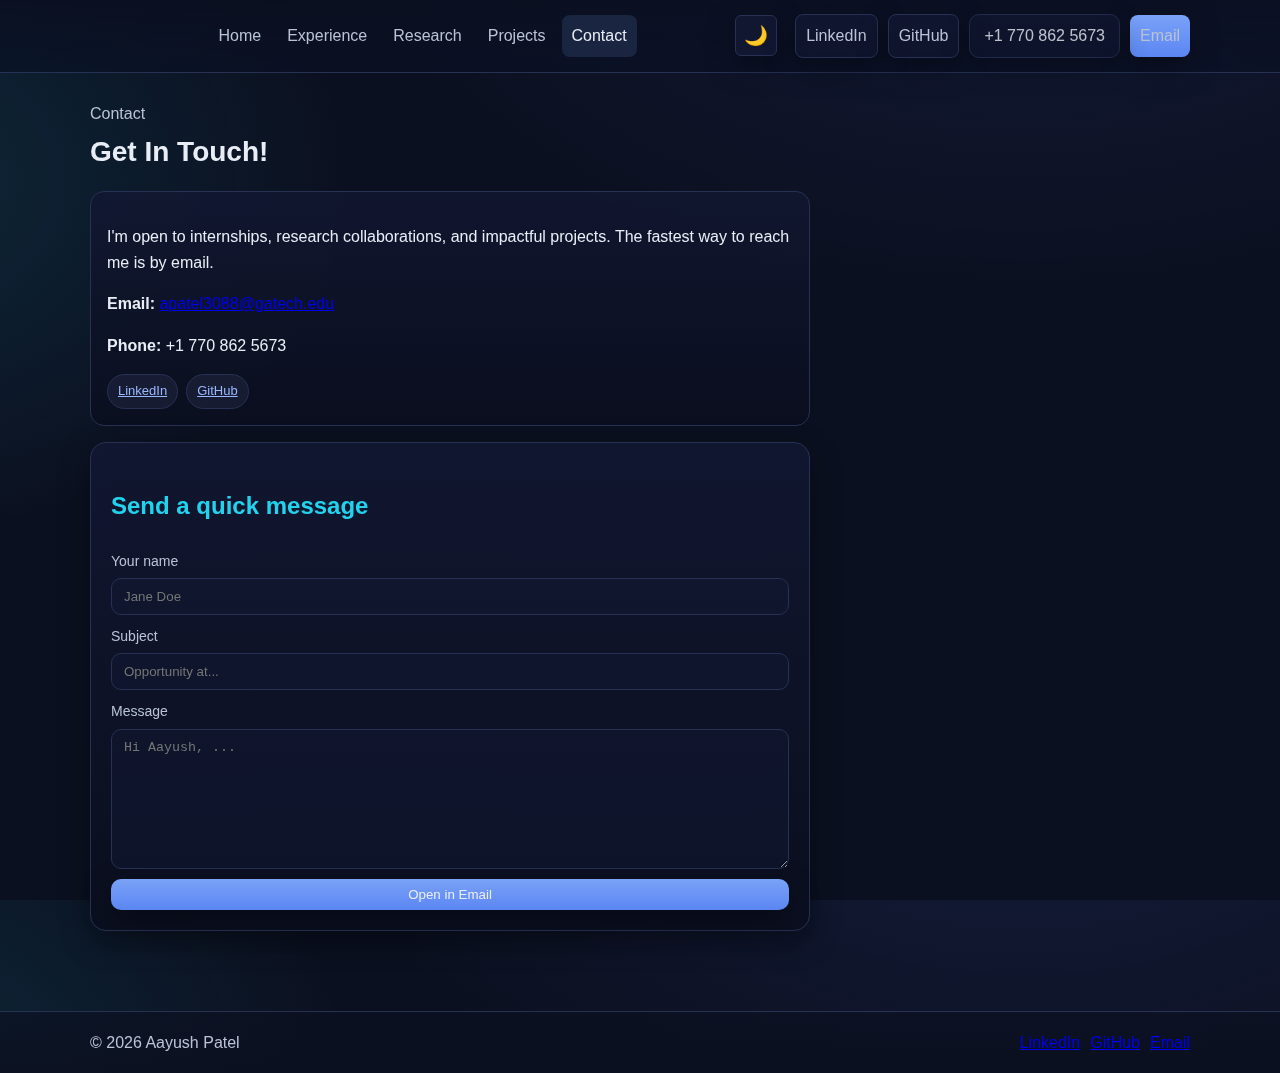
<file: contact.html>
<!doctype html>
<html lang="en">
  <head>
    <meta charset="utf-8">
    <meta name="viewport" content="width=device-width, initial-scale=1">
    <title>Contact • Aayush Patel</title>
    <meta name="description" content="Contact Aayush Patel — Email and professional links.">
    <link rel="stylesheet" href="assets/css/styles.css">
    <style>
      .contact-card { max-width: 720px; margin: 16px 0; }
      form.mailto { display: grid; gap: 10px; }
      .field { display: grid; gap: 6px; }
      input, textarea { padding: 10px 12px; border-radius: 10px; border: 1px solid var(--border); background: rgba(17,23,49,0.6); color: var(--text); }
      textarea { min-height: 140px; resize: vertical; }
      label { color: var(--muted); font-size: 14px; }
    </style>
  </head>
  <body>
    <header class="site-header">
      <div class="container nav">
        <a class="brand" href="index.html" aria-label="Home"></a>
        <nav id="primaryNav" class="nav-links" aria-label="Primary">
          <a href="index.html">Home</a>
          <a href="experience.html">Experience</a>
          <a href="research.html">Research</a>
          <a href="projects.html">Projects</a>
          <a class="active" href="contact.html">Contact</a>
        </nav>
        <div class="nav-actions">
          <button class="btn theme-toggle" id="themeToggle" aria-label="Toggle theme">
            <span class="theme-icon">🌙</span>
          </button>
          <a class="btn" href="https://linkedin.com/in/aysh-ptl" target="_blank" rel="noopener">LinkedIn</a>
          <a class="btn" href="https://github.com/AayushP-418" target="_blank" rel="noopener">GitHub</a>
          <span class="btn phone-btn">+1 770 862 5673</span>
          <a class="btn primary" href="mailto:apatel3088@gatech.edu">Email</a>
        </div>
      </div>
    </header>

    <main class="container">
      <section>
        <div class="sub">Contact</div>
        <h2>Get In Touch!</h2>
        <div class="item contact-card">
          <p>I'm open to internships, research collaborations, and impactful projects. The fastest way to reach me is by email.</p>
          <p><strong>Email:</strong> <a href="mailto:apatel3088@gatech.edu">apatel3088@gatech.edu</a></p>
          <p><strong>Phone:</strong> <span class="phone-display">+1 770 862 5673</span></p>
          <div class="chips">
            <a class="chip" href="https://linkedin.com/in/aysh-ptl" target="_blank" rel="noopener">LinkedIn</a>
            <a class="chip" href="https://github.com/AayushP-418" target="_blank" rel="noopener">GitHub</a>
          </div>
        </div>

        <div class="card contact-card">
          <h3>Send a quick message</h3>
          <form class="mailto" onsubmit="return composeMail(event)">
            <div class="field">
              <label for="name">Your name</label>
              <input id="name" name="name" type="text" placeholder="Jane Doe" required>
            </div>
            <div class="field">
              <label for="subject">Subject</label>
              <input id="subject" name="subject" type="text" placeholder="Opportunity at..." required>
            </div>
            <div class="field">
              <label for="message">Message</label>
              <textarea id="message" name="message" placeholder="Hi Aayush, ..." required></textarea>
            </div>
            <button class="btn primary" type="submit">Open in Email</button>
          </form>
        </div>
      </section>
    </main>

    <footer class="site-footer">
      <div class="container footer-inner">
        <div class="muted">© <span id="year"></span> Aayush Patel</div>
        <div class="socials">
          <a href="https://linkedin.com/in/aysh-ptl" target="_blank" rel="noopener">LinkedIn</a>
          <a href="https://github.com/AayushP-418" target="_blank" rel="noopener">GitHub</a>
          <a href="mailto:apatel3088@gatech.edu">Email</a>
        </div>
      </div>
    </footer>

    <script src="assets/js/main.js"></script>
    <script>
      function composeMail(e) {
        e.preventDefault();
        const name = document.getElementById('name').value.trim();
        const subject = document.getElementById('subject').value.trim();
        const message = document.getElementById('message').value.trim();
        const body = encodeURIComponent(`From: ${name}\n\n${message}`);
        const mailto = `mailto:apatel3088@gatech.edu?subject=${encodeURIComponent(subject)}&body=${body}`;
        window.location.href = mailto;
        return false;
      }
    </script>
  </body>
  </html>
</file>
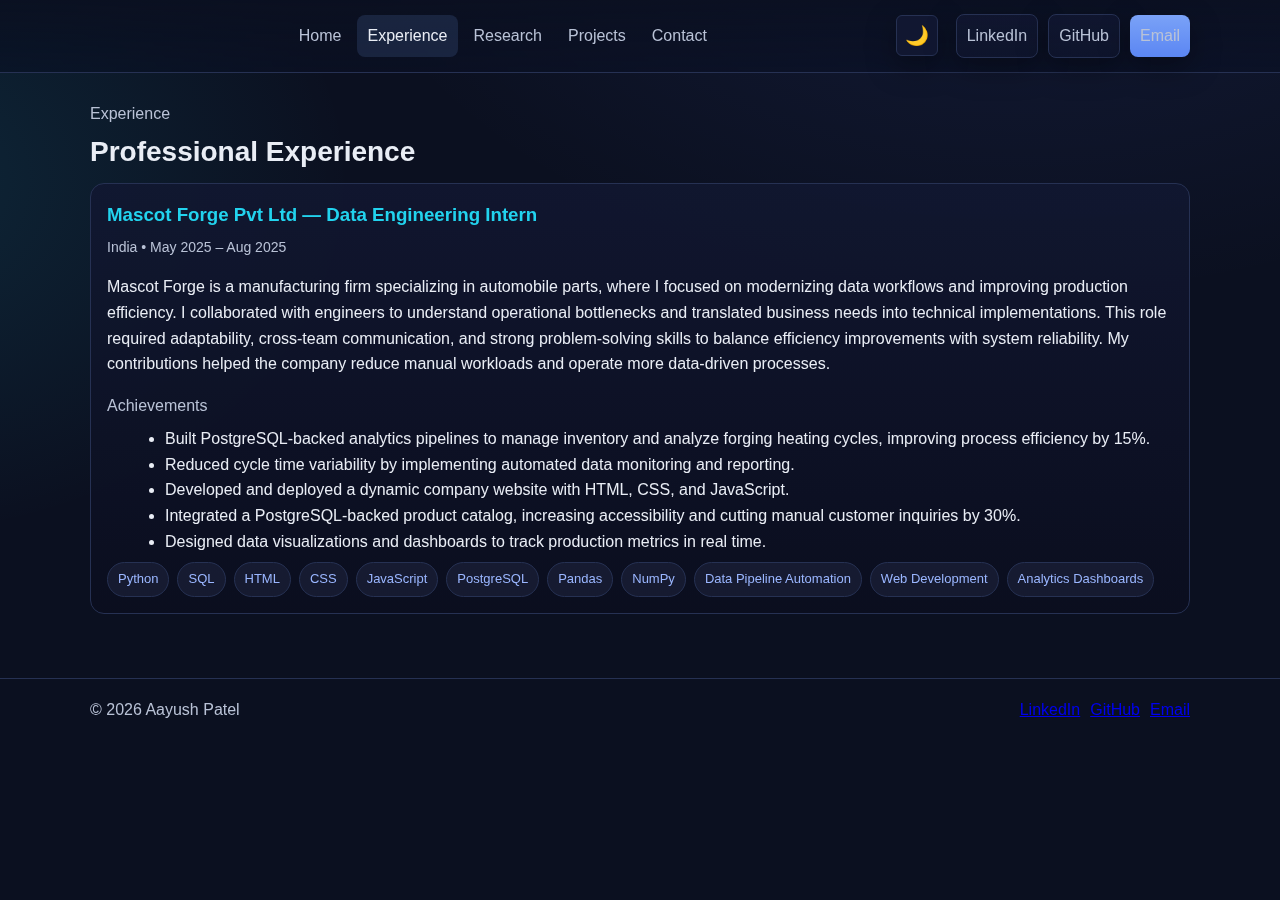
<file: experience.html>
<!doctype html>
<html lang="en">
  <head>
    <meta charset="utf-8">
    <meta name="viewport" content="width=device-width, initial-scale=1">
    <title>Experience • Aayush Patel</title>
    <meta name="description" content="Experience of Aayush Patel — Data engineering, web development, analytics pipelines.">
    <link rel="stylesheet" href="assets/css/styles.css">
  </head>
  <body class="experience-page">
    <header class="site-header">
      <div class="container nav">
        <a class="brand" href="index.html" aria-label="Home"></a>
        <nav id="primaryNav" class="nav-links" aria-label="Primary">
          <a href="index.html">Home</a>
          <a class="active" href="experience.html">Experience</a>
          <a href="research.html">Research</a>
          <a href="projects.html">Projects</a>
          <a href="contact.html">Contact</a>
        </nav>
        <div class="nav-actions">
          <button class="btn theme-toggle" id="themeToggle" aria-label="Toggle theme">
            <span class="theme-icon">🌙</span>
          </button>
          <a class="btn" href="https://linkedin.com/in/aysh-ptl" target="_blank" rel="noopener">LinkedIn</a>
          <a class="btn" href="https://github.com/AayushP-418" target="_blank" rel="noopener">GitHub</a>
          <a class="btn primary" href="mailto:apatel3088@gatech.edu">Email</a>
        </div>
      </div>
    </header>

    <main class="container">
      <section>
        <div class="sub">Experience</div>
        <h2>Professional Experience</h2>
        <div class="grid">
          <article class="item">
            <h3>Mascot Forge Pvt Ltd — Data Engineering Intern</h3>
            <div class="meta">India • May 2025 – Aug 2025</div>
            <p>Mascot Forge is a manufacturing firm specializing in automobile parts, where I focused on modernizing data workflows and improving production efficiency. I collaborated with engineers to understand operational bottlenecks and translated business needs into technical implementations. This role required adaptability, cross-team communication, and strong problem-solving skills to balance efficiency improvements with system reliability. My contributions helped the company reduce manual workloads and operate more data-driven processes.</p>
            <div class="muted">Achievements</div>
            <ul>
              <li>Built PostgreSQL-backed analytics pipelines to manage inventory and analyze forging heating cycles, improving process efficiency by 15%.</li>
              <li>Reduced cycle time variability by implementing automated data monitoring and reporting.</li>
              <li>Developed and deployed a dynamic company website with HTML, CSS, and JavaScript.</li>
              <li>Integrated a PostgreSQL-backed product catalog, increasing accessibility and cutting manual customer inquiries by 30%.</li>
              <li>Designed data visualizations and dashboards to track production metrics in real time.</li>
            </ul>
            <div class="chips">
              <span class="chip">Python</span>
              <span class="chip">SQL</span>
              <span class="chip">HTML</span>
              <span class="chip">CSS</span>
              <span class="chip">JavaScript</span>
              <span class="chip">PostgreSQL</span>
              <span class="chip">Pandas</span>
              <span class="chip">NumPy</span>
              <span class="chip">Data Pipeline Automation</span>
              <span class="chip">Web Development</span>
              <span class="chip">Analytics Dashboards</span>
            </div>
          </article>
        </div>
      </section>
    </main>

    <footer class="site-footer">
      <div class="container footer-inner">
        <div class="muted">© <span id="year"></span> Aayush Patel</div>
        <div class="socials">
          <a href="https://linkedin.com/in/aysh-ptl" target="_blank" rel="noopener">LinkedIn</a>
          <a href="https://github.com/AayushP-418" target="_blank" rel="noopener">GitHub</a>
          <a href="mailto:apatel3088@gatech.edu">Email</a>
        </div>
      </div>
    </footer>

    <script src="assets/js/main.js"></script>
  </body>
  </html>
</file>
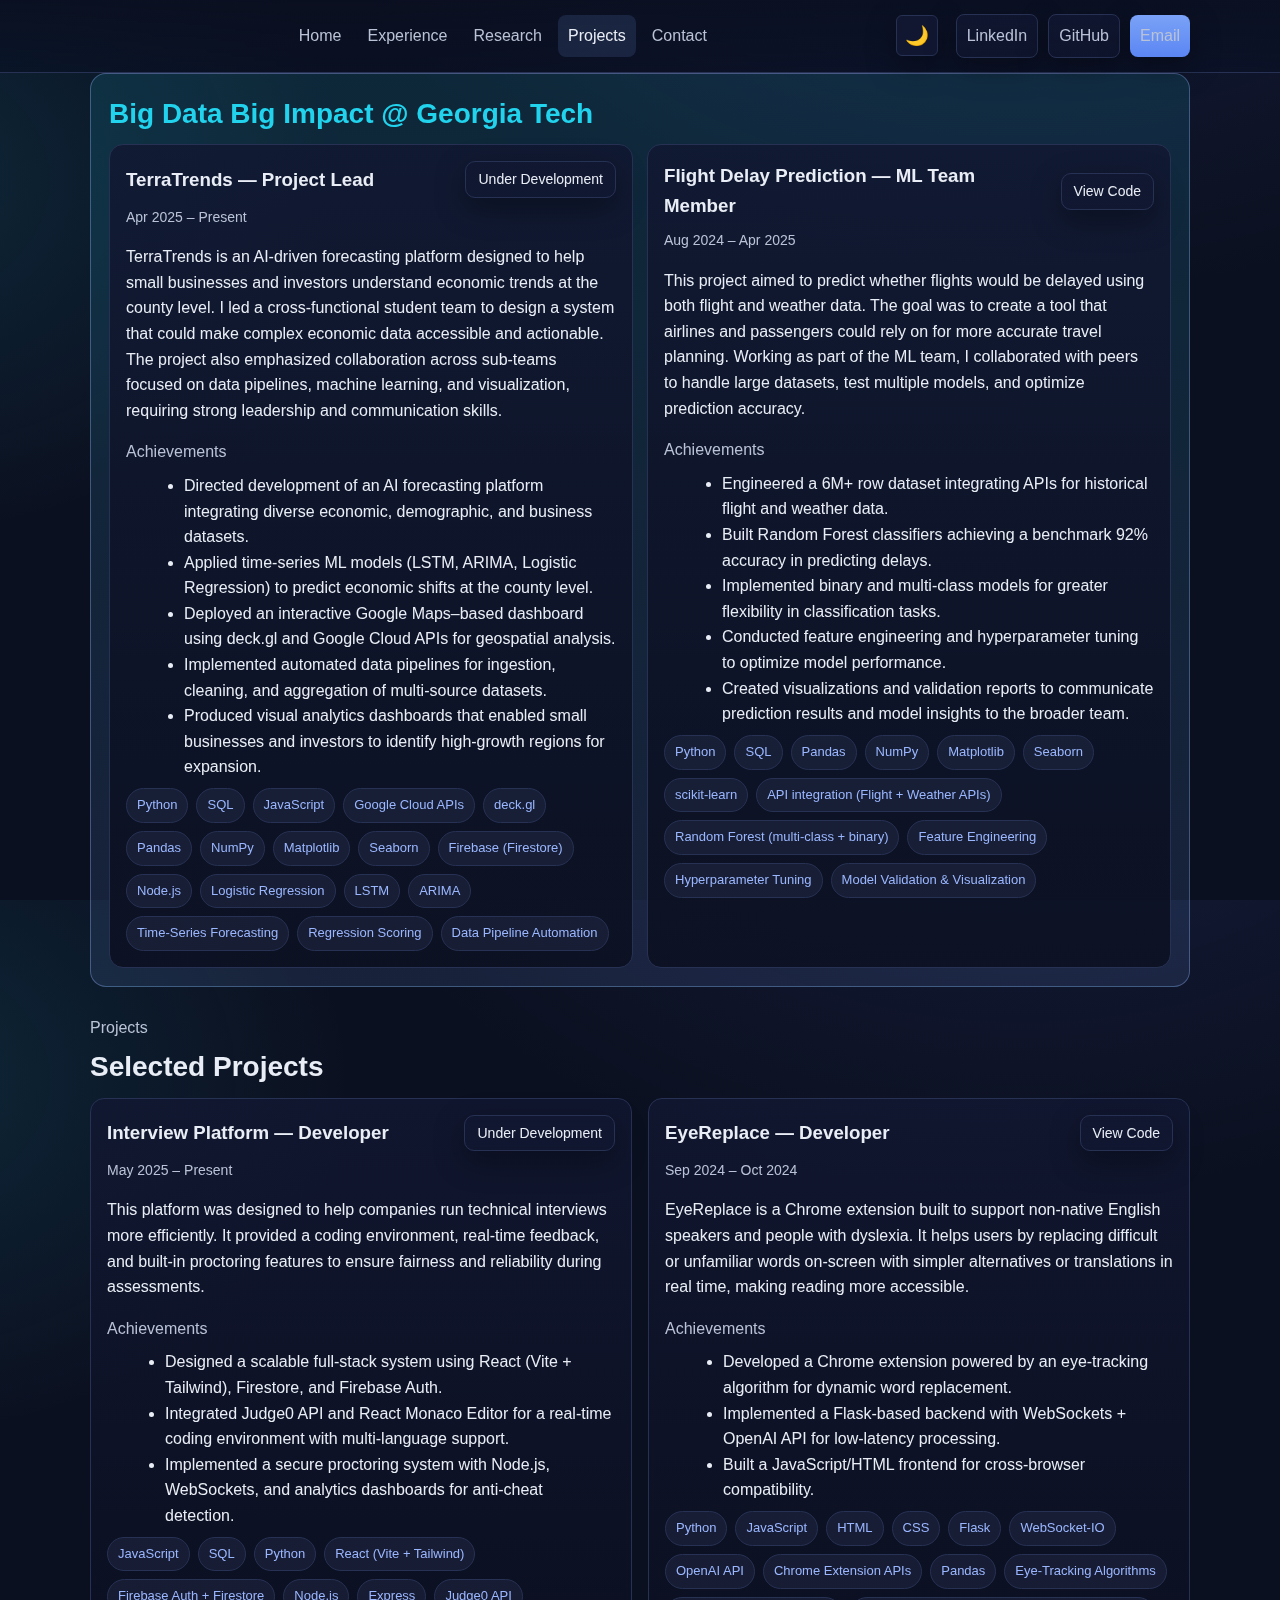
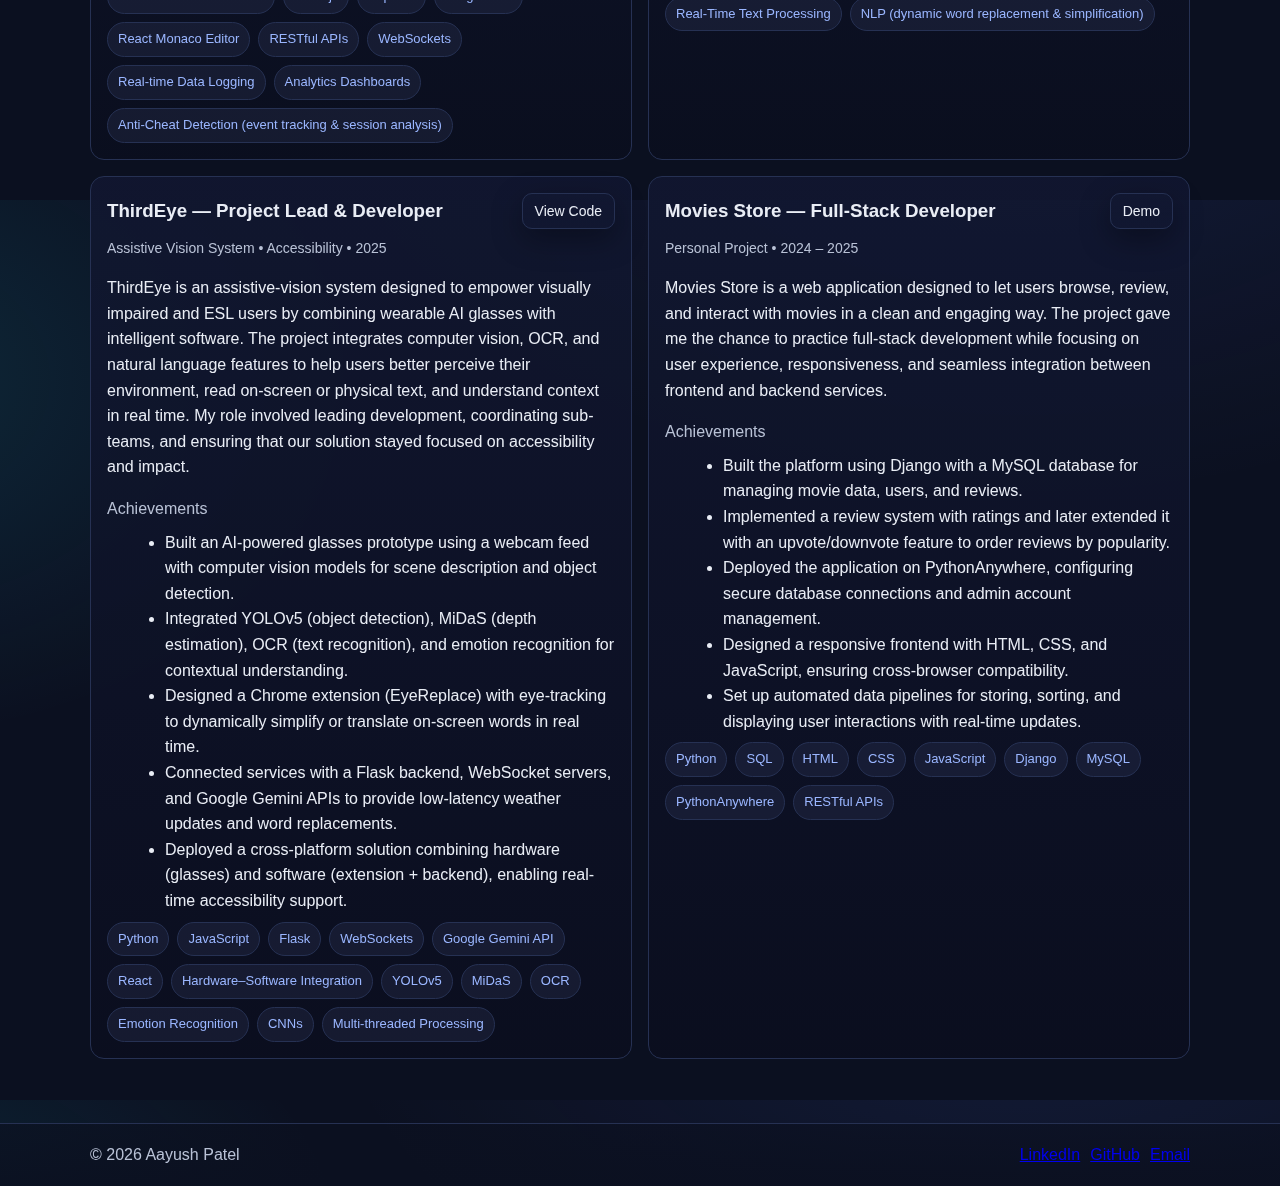
<file: projects.html>
<!doctype html>
<html lang="en">
  <head>
    <meta charset="utf-8">
    <meta name="viewport" content="width=device-width, initial-scale=1">
    <title>Projects • Aayush Patel</title>
    <meta name="description" content="Projects by Aayush Patel — TerraTrends, Flight Delay Prediction, Interview Platform, EyeReplace.">
    <link rel="stylesheet" href="assets/css/styles.css">
  </head>
  <body class="projects-page">
    <header class="site-header">
      <div class="container nav">
        <a class="brand" href="index.html" aria-label="Home"></a>
        <nav id="primaryNav" class="nav-links" aria-label="Primary">
          <a href="index.html">Home</a>
          <a href="experience.html">Experience</a>
          <a href="research.html">Research</a>
          <a class="active" href="projects.html">Projects</a>
          <a href="contact.html">Contact</a>
        </nav>
        <div class="nav-actions">
          <button class="btn theme-toggle" id="themeToggle" aria-label="Toggle theme">
            <span class="theme-icon">🌙</span>
          </button>
          <a class="btn" href="https://linkedin.com/in/aysh-ptl" target="_blank" rel="noopener">LinkedIn</a>
          <a class="btn" href="https://github.com/AayushP-418" target="_blank" rel="noopener">GitHub</a>
          <a class="btn primary" href="mailto:apatel3088@gatech.edu">Email</a>
        </div>
      </div>
    </header>

    <main class="container">
      <section class="panel-accent">
        
        <h2>Big Data Big Impact @ Georgia Tech</h2>
        <div class="grid two">
          <article class="item">
            <div class="item-header">
              <h3>TerraTrends — Project Lead</h3>
              <div class="nav-actions">
                <a class="btn" href="#" onclick="alert('Under development'); return false;">Under Development</a>
              </div>
            </div>
            <div class="meta">Apr 2025 – Present</div>
            <p>TerraTrends is an AI-driven forecasting platform designed to help small businesses and investors understand economic trends at the county level. I led a cross-functional student team to design a system that could make complex economic data accessible and actionable. The project also emphasized collaboration across sub-teams focused on data pipelines, machine learning, and visualization, requiring strong leadership and communication skills.</p>
            <div class="muted">Achievements</div>
            <ul>
              <li>Directed development of an AI forecasting platform integrating diverse economic, demographic, and business datasets.</li>
              <li>Applied time-series ML models (LSTM, ARIMA, Logistic Regression) to predict economic shifts at the county level.</li>
              <li>Deployed an interactive Google Maps–based dashboard using deck.gl and Google Cloud APIs for geospatial analysis.</li>
              <li>Implemented automated data pipelines for ingestion, cleaning, and aggregation of multi-source datasets.</li>
              <li>Produced visual analytics dashboards that enabled small businesses and investors to identify high-growth regions for expansion.</li>
            </ul>
            <div class="chips">
              <span class="chip">Python</span>
              <span class="chip">SQL</span>
              <span class="chip">JavaScript</span>
              <span class="chip">Google Cloud APIs</span>
              <span class="chip">deck.gl</span>
              <span class="chip">Pandas</span>
              <span class="chip">NumPy</span>
              <span class="chip">Matplotlib</span>
              <span class="chip">Seaborn</span>
              <span class="chip">Firebase (Firestore)</span>
              <span class="chip">Node.js</span>
              <span class="chip">Logistic Regression</span>
              <span class="chip">LSTM</span>
              <span class="chip">ARIMA</span>
              <span class="chip">Time-Series Forecasting</span>
              <span class="chip">Regression Scoring</span>
              <span class="chip">Data Pipeline Automation</span>
            </div>
          </article>

          <article class="item">
            <div class="item-header">
              <h3>Flight Delay Prediction — ML Team Member</h3>
              <div class="nav-actions">
                <a class="btn" href="https://github.com/gt-big-data/flight-delay-prediction" target="_blank" rel="noopener">View Code</a>
              </div>
            </div>
            <div class="meta">Aug 2024 – Apr 2025</div>
            <p>This project aimed to predict whether flights would be delayed using both flight and weather data. The goal was to create a tool that airlines and passengers could rely on for more accurate travel planning. Working as part of the ML team, I collaborated with peers to handle large datasets, test multiple models, and optimize prediction accuracy.</p>
            <div class="muted">Achievements</div>
            <ul>
              <li>Engineered a 6M+ row dataset integrating APIs for historical flight and weather data.</li>
              <li>Built Random Forest classifiers achieving a benchmark 92% accuracy in predicting delays.</li>
              <li>Implemented binary and multi-class models for greater flexibility in classification tasks.</li>
              <li>Conducted feature engineering and hyperparameter tuning to optimize model performance.</li>
              <li>Created visualizations and validation reports to communicate prediction results and model insights to the broader team.</li>
            </ul>
            <div class="chips">
              <span class="chip">Python</span>
              <span class="chip">SQL</span>
              <span class="chip">Pandas</span>
              <span class="chip">NumPy</span>
              <span class="chip">Matplotlib</span>
              <span class="chip">Seaborn</span>
              <span class="chip">scikit-learn</span>
              <span class="chip">API integration (Flight + Weather APIs)</span>
              <span class="chip">Random Forest (multi-class + binary)</span>
              <span class="chip">Feature Engineering</span>
              <span class="chip">Hyperparameter Tuning</span>
              <span class="chip">Model Validation & Visualization</span>
            </div>
          </article>
        </div>
      </section>

      <section>
        <div class="sub">Projects</div>
        <h2>Selected Projects</h2>
        <div class="grid two">
          <article class="item">
            <div class="item-header">
              <h3>Interview Platform — Developer</h3>
              <div class="nav-actions">
                <a class="btn" href="#" onclick="alert('Under development'); return false;">Under Development</a>
              </div>
            </div>
            <div class="meta">May 2025 – Present</div>
            <p>This platform was designed to help companies run technical interviews more efficiently. It provided a coding environment, real-time feedback, and built-in proctoring features to ensure fairness and reliability during assessments.</p>
            <div class="muted">Achievements</div>
            <ul>
              <li>Designed a scalable full-stack system using React (Vite + Tailwind), Firestore, and Firebase Auth.</li>
              <li>Integrated Judge0 API and React Monaco Editor for a real-time coding environment with multi-language support.</li>
              <li>Implemented a secure proctoring system with Node.js, WebSockets, and analytics dashboards for anti-cheat detection.</li>
            </ul>
            <div class="chips">
              <span class="chip">JavaScript</span>
              <span class="chip">SQL</span>
              <span class="chip">Python</span>
              <span class="chip">React (Vite + Tailwind)</span>
              <span class="chip">Firebase Auth + Firestore</span>
              <span class="chip">Node.js</span>
              <span class="chip">Express</span>
              <span class="chip">Judge0 API</span>
              <span class="chip">React Monaco Editor</span>
              <span class="chip">RESTful APIs</span>
              <span class="chip">WebSockets</span>
              <span class="chip">Real-time Data Logging</span>
              <span class="chip">Analytics Dashboards</span>
              <span class="chip">Anti-Cheat Detection (event tracking & session analysis)</span>
            </div>
          </article>

          <article class="item">
            <div class="item-header">
              <h3>EyeReplace — Developer</h3>
              <div class="nav-actions">
                <a class="btn" href="https://github.com/AvyuktaNagrath/EyeReplace" target="_blank" rel="noopener">View Code</a>
              </div>
            </div>
            <div class="meta">Sep 2024 – Oct 2024</div>
            <p>EyeReplace is a Chrome extension built to support non-native English speakers and people with dyslexia. It helps users by replacing difficult or unfamiliar words on-screen with simpler alternatives or translations in real time, making reading more accessible.</p>
            <div class="muted">Achievements</div>
            <ul>
              <li>Developed a Chrome extension powered by an eye-tracking algorithm for dynamic word replacement.</li>
              <li>Implemented a Flask-based backend with WebSockets + OpenAI API for low-latency processing.</li>
              <li>Built a JavaScript/HTML frontend for cross-browser compatibility.</li>
            </ul>
            <div class="chips">
              <span class="chip">Python</span>
              <span class="chip">JavaScript</span>
              <span class="chip">HTML</span>
              <span class="chip">CSS</span>
              <span class="chip">Flask</span>
              <span class="chip">WebSocket-IO</span>
              <span class="chip">OpenAI API</span>
              <span class="chip">Chrome Extension APIs</span>
              <span class="chip">Pandas</span>
              <span class="chip">Eye-Tracking Algorithms</span>
              <span class="chip">Real-Time Text Processing</span>
              <span class="chip">NLP (dynamic word replacement & simplification)</span>
            </div>
          </article>

          <article class="item">
            <div class="item-header">
              <h3>ThirdEye — Project Lead & Developer</h3>
              <div class="nav-actions">
                <a class="btn" href="https://github.com/Hackalytics-2025/ThirdEye" target="_blank" rel="noopener">View Code</a>
              </div>
            </div>
            <div class="meta">Assistive Vision System • Accessibility • 2025</div>
            <p>ThirdEye is an assistive-vision system designed to empower visually impaired and ESL users by combining wearable AI glasses with intelligent software. The project integrates computer vision, OCR, and natural language features to help users better perceive their environment, read on-screen or physical text, and understand context in real time. My role involved leading development, coordinating sub-teams, and ensuring that our solution stayed focused on accessibility and impact.</p>
            <div class="muted">Achievements</div>
            <ul>
              <li>Built an AI-powered glasses prototype using a webcam feed with computer vision models for scene description and object detection.</li>
              <li>Integrated YOLOv5 (object detection), MiDaS (depth estimation), OCR (text recognition), and emotion recognition for contextual understanding.</li>
              <li>Designed a Chrome extension (EyeReplace) with eye-tracking to dynamically simplify or translate on-screen words in real time.</li>
              <li>Connected services with a Flask backend, WebSocket servers, and Google Gemini APIs to provide low-latency weather updates and word replacements.</li>
              <li>Deployed a cross-platform solution combining hardware (glasses) and software (extension + backend), enabling real-time accessibility support.</li>
            </ul>
            <div class="chips">
              <span class="chip">Python</span>
              <span class="chip">JavaScript</span>
              <span class="chip">Flask</span>
              <span class="chip">WebSockets</span>
              <span class="chip">Google Gemini API</span>
              <span class="chip">React</span>
              <span class="chip">Hardware–Software Integration</span>
              <span class="chip">YOLOv5</span>
              <span class="chip">MiDaS</span>
              <span class="chip">OCR</span>
              <span class="chip">Emotion Recognition</span>
              <span class="chip">CNNs</span>
              <span class="chip">Multi-threaded Processing</span>
            </div>
          </article>

          <article class="item">
            <div class="item-header">
              <h3>Movies Store — Full-Stack Developer</h3>
              <div class="nav-actions">
                <a class="btn" href="https://aayushpatel418.pythonanywhere.com/" target="_blank" rel="noopener">Demo</a>
              </div>
            </div>
            <div class="meta">Personal Project • 2024 – 2025</div>
            <p>Movies Store is a web application designed to let users browse, review, and interact with movies in a clean and engaging way. The project gave me the chance to practice full-stack development while focusing on user experience, responsiveness, and seamless integration between frontend and backend services.</p>
            <div class="muted">Achievements</div>
            <ul>
              <li>Built the platform using Django with a MySQL database for managing movie data, users, and reviews.</li>
              <li>Implemented a review system with ratings and later extended it with an upvote/downvote feature to order reviews by popularity.</li>
              <li>Deployed the application on PythonAnywhere, configuring secure database connections and admin account management.</li>
              <li>Designed a responsive frontend with HTML, CSS, and JavaScript, ensuring cross-browser compatibility.</li>
              <li>Set up automated data pipelines for storing, sorting, and displaying user interactions with real-time updates.</li>
            </ul>
            <div class="chips">
              <span class="chip">Python</span>
              <span class="chip">SQL</span>
              <span class="chip">HTML</span>
              <span class="chip">CSS</span>
              <span class="chip">JavaScript</span>
              <span class="chip">Django</span>
              <span class="chip">MySQL</span>
              <span class="chip">PythonAnywhere</span>
              <span class="chip">RESTful APIs</span>
            </div>
          </article>
        </div>
      </section>
    </main>

    <footer class="site-footer">
      <div class="container footer-inner">
        <div class="muted">© <span id="year"></span> Aayush Patel</div>
        <div class="socials">
          <a href="https://linkedin.com/in/aysh-ptl" target="_blank" rel="noopener">LinkedIn</a>
          <a href="https://github.com/AayushP-418" target="_blank" rel="noopener">GitHub</a>
          <a href="mailto:apatel3088@gatech.edu">Email</a>
        </div>
      </div>
    </footer>

    <script src="assets/js/main.js"></script>
  </body>
  </html>
</file>
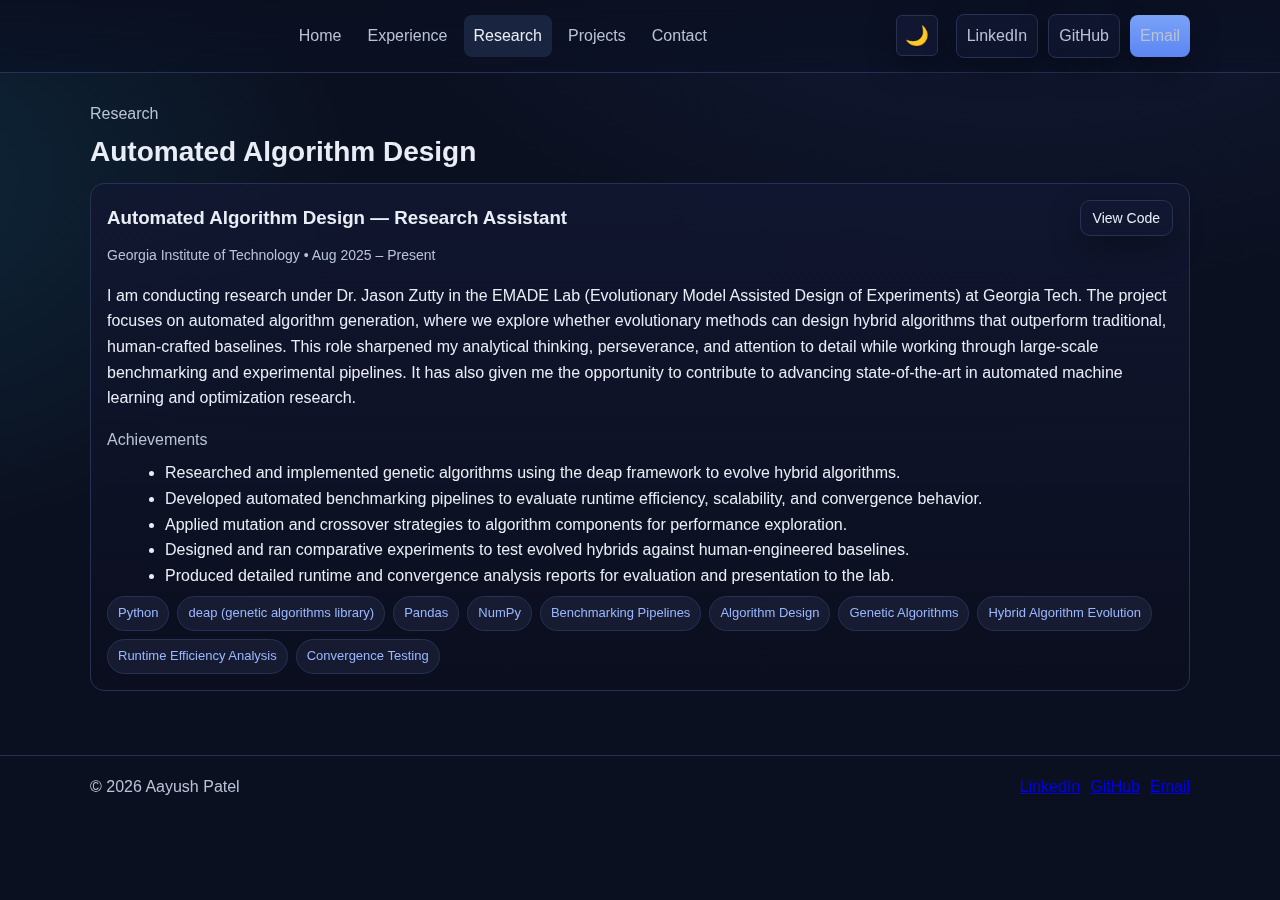
<file: research.html>
<!doctype html>
<html lang="en">
  <head>
    <meta charset="utf-8">
    <meta name="viewport" content="width=device-width, initial-scale=1">
    <title>Research • Aayush Patel</title>
    <meta name="description" content="Research by Aayush Patel — Automated algorithm design, genetic algorithms, benchmarking frameworks.">
    <link rel="stylesheet" href="assets/css/styles.css">
  </head>
  <body>
    <header class="site-header">
      <div class="container nav">
        <a class="brand" href="index.html" aria-label="Home"></a>
        <nav id="primaryNav" class="nav-links" aria-label="Primary">
          <a href="index.html">Home</a>
          <a href="experience.html">Experience</a>
          <a class="active" href="research.html">Research</a>
          <a href="projects.html">Projects</a>
          <a href="contact.html">Contact</a>
        </nav>
        <div class="nav-actions">
          <button class="btn theme-toggle" id="themeToggle" aria-label="Toggle theme">
            <span class="theme-icon">🌙</span>
          </button>
          <a class="btn" href="https://linkedin.com/in/aysh-ptl" target="_blank" rel="noopener">LinkedIn</a>
          <a class="btn" href="https://github.com/AayushP-418" target="_blank" rel="noopener">GitHub</a>
          <a class="btn primary" href="mailto:apatel3088@gatech.edu">Email</a>
        </div>
      </div>
    </header>

    <main class="container">
      <section>
        <div class="sub">Research</div>
        <h2>Automated Algorithm Design</h2>
        <div class="item">
          <div class="item-header">
            <h3>Automated Algorithm Design — Research Assistant</h3>
            <div class="nav-actions">
              <a class="btn" href="https://github.gatech.edu/emade/emade/wiki/Automated-Algorithm-Design" target="_blank" rel="noopener">View Code</a>
            </div>
          </div>
          <div class="meta">Georgia Institute of Technology • Aug 2025 – Present</div>
          <p>I am conducting research under Dr. Jason Zutty in the EMADE Lab (Evolutionary Model Assisted Design of Experiments) at Georgia Tech. The project focuses on automated algorithm generation, where we explore whether evolutionary methods can design hybrid algorithms that outperform traditional, human-crafted baselines. This role sharpened my analytical thinking, perseverance, and attention to detail while working through large-scale benchmarking and experimental pipelines. It has also given me the opportunity to contribute to advancing state-of-the-art in automated machine learning and optimization research.</p>
          <div class="muted">Achievements</div>
          <ul>
            <li>Researched and implemented genetic algorithms using the deap framework to evolve hybrid algorithms.</li>
            <li>Developed automated benchmarking pipelines to evaluate runtime efficiency, scalability, and convergence behavior.</li>
            <li>Applied mutation and crossover strategies to algorithm components for performance exploration.</li>
            <li>Designed and ran comparative experiments to test evolved hybrids against human-engineered baselines.</li>
            <li>Produced detailed runtime and convergence analysis reports for evaluation and presentation to the lab.</li>
          </ul>
          <div class="chips">
            <span class="chip">Python</span>
            <span class="chip">deap (genetic algorithms library)</span>
            <span class="chip">Pandas</span>
            <span class="chip">NumPy</span>
            <span class="chip">Benchmarking Pipelines</span>
            <span class="chip">Algorithm Design</span>
            <span class="chip">Genetic Algorithms</span>
            <span class="chip">Hybrid Algorithm Evolution</span>
            <span class="chip">Runtime Efficiency Analysis</span>
            <span class="chip">Convergence Testing</span>
          </div>
        </div>
      </section>
    </main>

    <footer class="site-footer">
      <div class="container footer-inner">
        <div class="muted">© <span id="year"></span> Aayush Patel</div>
        <div class="socials">
          <a href="https://linkedin.com/in/aysh-ptl" target="_blank" rel="noopener">LinkedIn</a>
          <a href="https://github.com/AayushP-418" target="_blank" rel="noopener">GitHub</a>
          <a href="mailto:apatel3088@gatech.edu">Email</a>
        </div>
      </div>
    </footer>

    <script src="assets/js/main.js"></script>
  </body>
  </html>
</file>
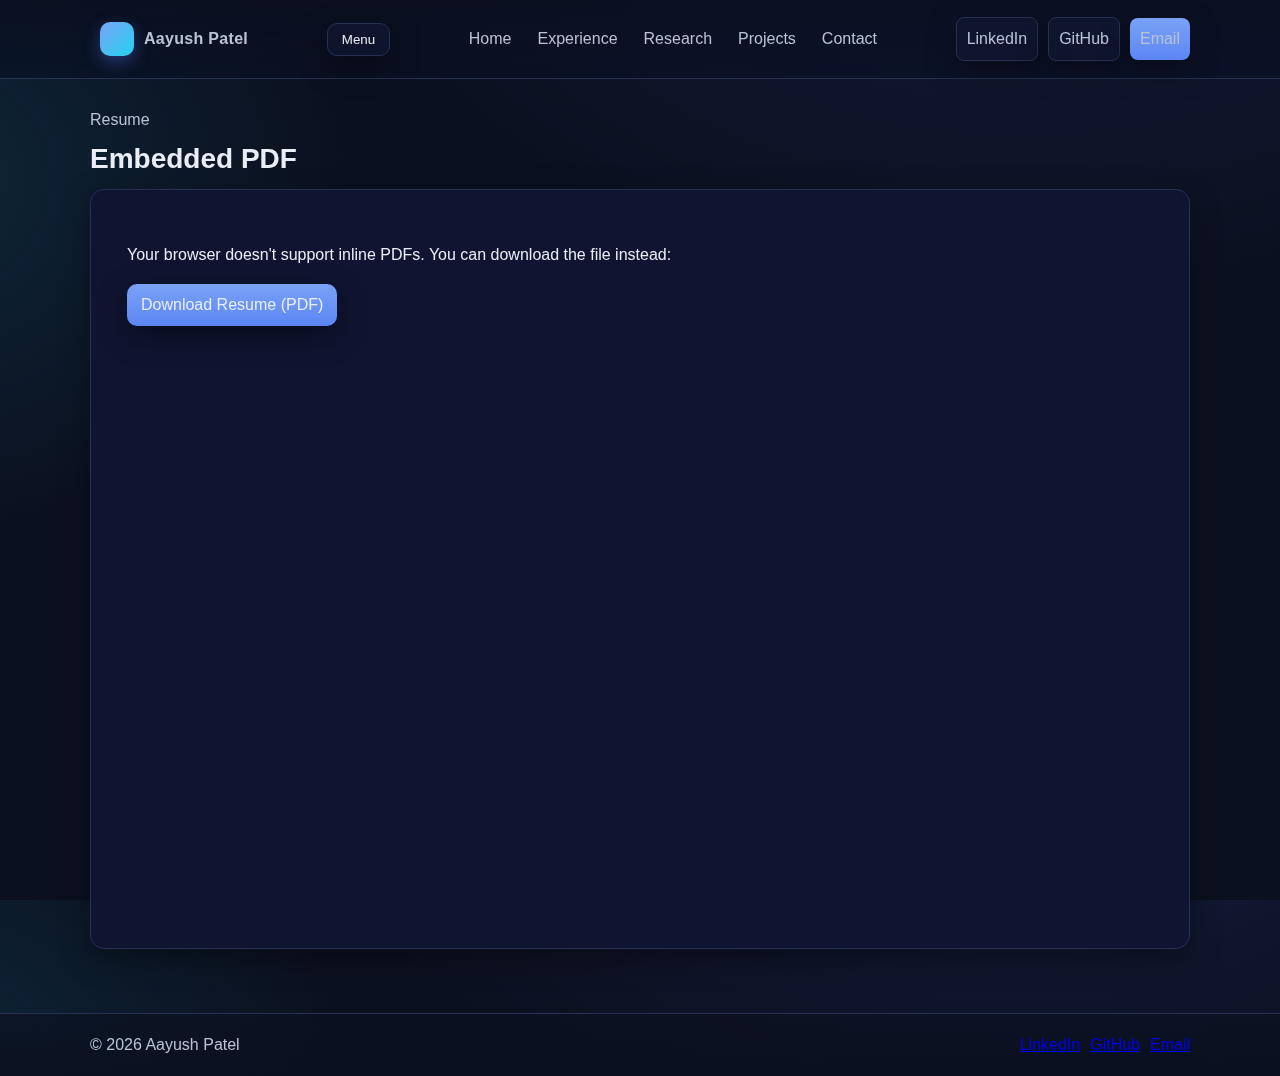
<file: resume.html>
<!doctype html>
<html lang="en">
  <head>
    <meta charset="utf-8">
    <meta name="viewport" content="width=device-width, initial-scale=1">
    <title>Resume • Aayush Patel</title>
    <meta name="description" content="Resume of Aayush Patel">
    <link rel="stylesheet" href="assets/css/styles.css">
    <style>
      .pdf-wrap { height: calc(100vh - 140px); border: 1px solid var(--border); border-radius: 14px; overflow: hidden; background: #0f1430; }
      .pdf-embed { width: 100%; height: 100%; border: 0; }
      .pdf-fallback { padding: 16px; }
    </style>
  </head>
  <body>
    <header class="site-header">
      <div class="container nav">
        <a class="brand" href="index.html" aria-label="Aayush Patel home">
          <span class="logo" aria-hidden="true"></span>
          <span>Aayush Patel</span>
        </a>
        <button class="btn menu-toggle" id="menuToggle" aria-expanded="false" aria-controls="primaryNav">Menu</button>
        <nav id="primaryNav" class="nav-links" aria-label="Primary">
          <a href="index.html">Home</a>
          <a href="experience.html">Experience</a>
          <a href="research.html">Research</a>
          <a href="projects.html">Projects</a>
          <a href="contact.html">Contact</a>
        </nav>
        <div class="nav-actions">
          <a class="btn" href="https://linkedin.com/in/aysh-ptl" target="_blank" rel="noopener">LinkedIn</a>
          <a class="btn" href="https://github.com/AayushP-418" target="_blank" rel="noopener">GitHub</a>
          <a class="btn primary" href="mailto:apatel3088@gatech.edu">Email</a>
        </div>
      </div>
    </header>

    <main class="container">
      <section>
        <div class="sub">Resume</div>
        <h2>Embedded PDF</h2>
        <div class="pdf-wrap card">
          <object class="pdf-embed" data="assets/resume/Aayush_Patel_Resume.pdf" type="application/pdf">
            <div class="pdf-fallback">
              <p>Your browser doesn't support inline PDFs. You can download the file instead:</p>
              <a class="btn primary" href="assets/resume/Aayush_Patel_Resume.pdf" download>Download Resume (PDF)</a>
            </div>
          </object>
        </div>
      </section>
    </main>

    <footer class="site-footer">
      <div class="container footer-inner">
        <div class="muted">© <span id="year"></span> Aayush Patel</div>
        <div class="socials">
          <a href="https://linkedin.com/in/aysh-ptl" target="_blank" rel="noopener">LinkedIn</a>
          <a href="https://github.com/AayushP-418" target="_blank" rel="noopener">GitHub</a>
          <a href="mailto:apatel3088@gatech.edu">Email</a>
        </div>
      </div>
    </footer>

    <script src="assets/js/main.js"></script>
  </body>
  </html>
</file>
<file: assets/css/styles.css>
/* Global Theme: Professional, clean, and responsive */
/* Font stack uses system fonts for speed and crispness */

:root {
  --bg: #0b1020;
  --panel: #111731;
  --text: #e9edf5;
  --muted: #b9c2d6;
  --primary: #7aa2f7;
  --primary-strong: #5b86f3;
  --accent: #22d3ee;
  --border: #263153;
  --link: #9ab6ff;
  --shadow: 0 10px 30px rgba(0,0,0,0.35);
}

/* Light theme variables */
[data-theme="light"] {
  --bg: #ffffff;
  --panel: #f8fffe;
  --text: #1a2638;
  --muted: #4a7c7a;
  --primary: #20b2aa;
  --primary-strong: #1a9b94;
  --accent: #20b2aa;
  --border: #b8e6e3;
  --link: #20b2aa;
  --shadow: 0 10px 30px rgba(32,178,170,0.15);
}

/* Smooth transitions for theme switching */
* {
  transition: background-color 0.3s ease, color 0.3s ease, border-color 0.3s ease, box-shadow 0.3s ease;
}

* { box-sizing: border-box; }
html, body { height: 100%; }
body {
  margin: 0;
  font-family: -apple-system, BlinkMacSystemFont, "Segoe UI", Roboto, Inter, Helvetica, Arial, "Apple Color Emoji", "Segoe UI Emoji";
  color: var(--text);
  background: radial-gradient(1200px 800px at 80% -20%, rgba(90,120,255,0.12), transparent 60%),
              radial-gradient(800px 600px at -10% 20%, rgba(34,211,238,0.12), transparent 60%),
              var(--bg);
  line-height: 1.6;
}

/* Layout */
.container {
  width: min(1100px, 92%);
  margin: 0 auto;
}

header.site-header {
  position: sticky;
  top: 0;
  z-index: 1000;
  backdrop-filter: saturate(140%) blur(10px);
  background: linear-gradient(180deg, rgba(11,16,32,0.9), rgba(11,16,32,0.65));
  border-bottom: 1px solid var(--border);
}

.nav {
  display: flex;
  align-items: center;
  justify-content: space-between;
  gap: 16px;
  padding: 14px 0;
}

.brand {
  display: flex;
  align-items: center;
  gap: 10px;
  font-weight: 700;
  letter-spacing: 0.3px;
}

.brand .logo {
  width: 34px;
  height: 34px;
  border-radius: 10px;
  background: linear-gradient(135deg, var(--primary), var(--accent));
  box-shadow: 0 6px 16px rgba(90,120,255,0.35);
}

.nav a {
  color: var(--muted);
  text-decoration: none;
  padding: 8px 10px;
  border-radius: 8px;
  transition: color .2s ease, background .2s ease, transform .2s ease;
}

.nav a:hover { color: var(--text); background: rgba(154,182,255,0.08); }
.nav a.active { color: var(--text); background: rgba(122,162,247,0.14); }

.nav-links { display: flex; align-items: center; gap: 6px; }

.nav-actions { display: flex; align-items: center; gap: 10px; }

.btn {
  display: inline-flex;
  align-items: center;
  justify-content: center;
  gap: 8px;
  padding: 8px 14px;
  border-radius: 10px;
  border: 1px solid var(--border);
  color: var(--text);
  text-decoration: none;
  background: linear-gradient(180deg, rgba(17,23,49,0.85), rgba(17,23,49,0.55));
  box-shadow: var(--shadow);
  transition: transform .2s ease, background .2s ease, border-color .2s ease;
}

.btn:hover { transform: translateY(-1px); border-color: rgba(154,182,255,0.45); }
.btn.primary { background: linear-gradient(180deg, var(--primary), var(--primary-strong)); border: none; }
.btn.primary:hover { filter: brightness(1.05); }

/* Hero */
.hero { padding: 64px 0 36px; }
.hero-grid { display: grid; grid-template-columns: 1.15fr 0.85fr; gap: 32px; align-items: start; }
.hero .kicker { color: var(--accent); font-weight: 600; letter-spacing: .6px; }
.hero .subhead { margin-top: -6px; color: var(--muted); font-size: 18px; }
.accent-text { color: var(--accent); }
.hero h1 { font-size: clamp(38px, 6vw, 56px); line-height: 1.08; margin: 8px 0 12px; }
.hero p.lead { font-size: clamp(16px, 2.2vw, 19px); color: var(--muted); margin: 0 0 18px; }

.card {
  background: linear-gradient(180deg, rgba(17,23,49,0.9), rgba(10,14,30,0.9));
  border: 1px solid var(--border);
  border-radius: 16px;
  padding: 20px;
  box-shadow: var(--shadow);
}
.card h3 { color: var(--accent); font-size: 24px; }

.resume-card {
  display: grid;
  gap: 10px;
  align-content: start;
}
.resume-card h3 { color: var(--accent); font-size: 24px; }
.resume-card img {
  width: 100%;
  height: auto;
  border-radius: 12px;
  border: 1px solid var(--border);
  background: #0f1430;
}
.resume-card .hint { color: var(--muted); font-size: 13px; }

.chips { display: flex; flex-wrap: wrap; gap: 8px; margin-top: 8px; }
.chip {
  font-size: 13px;
  padding: 6px 10px;
  border-radius: 999px;
  border: 1px solid var(--border);
  background: rgba(154,182,255,0.08);
  color: var(--link);
}

/* Skills grid */
.skills { display: grid; grid-template-columns: 1fr; gap: 14px; margin-top: 12px; }
.skill-group { padding: 14px; border: 1px solid var(--border); border-radius: 14px; background: rgba(17,23,49,0.6); }
.skill-group h4 { margin: 0 0 8px; font-size: 15px; color: var(--muted); letter-spacing: .3px; text-transform: uppercase; }
.skill-boxes { display: flex; flex-wrap: wrap; gap: 8px; }
.skill-box {
  padding: 6px 10px;
  border-radius: 10px;
  border: 1px solid var(--border);
  background: linear-gradient(180deg, rgba(154,182,255,0.10), rgba(154,182,255,0.06));
  color: var(--text);
  font-size: 13px;
  transition: background .2s ease, color .2s ease, border-color .2s ease, transform .2s ease;
}

.skill-box:hover, .chip:hover {
  background: #ffffff;
  color: #111731;
  border-color: #ffffff;
  transform: translateY(-1px);
}

/* Sections */
section { padding: 28px 0; }
section h2 { font-size: 28px; margin: 0 0 8px; }
section .sub { color: var(--muted); margin-bottom: 4px; }

.grid { display: grid; gap: 16px; }
.grid.two { grid-template-columns: repeat(2, minmax(0, 1fr)); }
.grid.three { grid-template-columns: repeat(3, minmax(0, 1fr)); }

.item {
  padding: 16px;
  border: 1px solid var(--border);
  border-radius: 14px;
  background: linear-gradient(180deg, rgba(17,23,49,0.85), rgba(10,14,30,0.85));
}
/* Highlighted club section */
.panel-accent {
  background: linear-gradient(180deg, rgba(34,211,238,0.12), rgba(122,162,247,0.12));
  border: 1px solid rgba(154,182,255,0.35);
  border-radius: 16px;
  padding: 18px;
}
.panel-accent h2 { color: var(--accent); margin-top: 0; }
.panel-accent .grid.two { gap: 14px; }

/* Experience page specific styling */
.experience-page .item h3 { color: var(--accent); }
.projects-page .item {
  transition: transform .2s ease, box-shadow .2s ease, background .2s ease, border-color .2s ease;
}
.projects-page .item:hover {
  transform: translateY(-3px);
  box-shadow: 0 16px 40px rgba(0,0,0,0.45);
  background: linear-gradient(180deg, rgba(28,38,84,0.95), rgba(15,20,48,0.95));
  border-color: rgba(154,182,255,0.6);
}
.projects-page .item:hover h3 { color: var(--accent); }
.projects-page .item:hover .chip { background: rgba(154,182,255,0.14); color: var(--link); }

.item h3 { margin: 0 0 6px; }
.item .meta { color: var(--muted); font-size: 14px; margin-bottom: 6px; }
.item ul { margin: 8px 0 0 18px; }

/* Footer */
footer.site-footer {
  margin-top: 36px;
  border-top: 1px solid var(--border);
  background: linear-gradient(180deg, rgba(11,16,32,0.65), rgba(11,16,32,0.9));
}

footer .footer-inner { padding: 18px 0; display: flex; align-items: center; justify-content: space-between; gap: 12px; }
footer .socials { display: flex; gap: 10px; }

/* Utilities */
.muted { color: var(--muted); }
.spacer { height: 8px; }
.sr-only { position: absolute; width: 1px; height: 1px; padding: 0; margin: -1px; overflow: hidden; clip: rect(0,0,0,0); border: 0; }

/* Section divider */
.section-divider {
  border: none;
  height: 1px;
  background: var(--border);
  margin: 1.5rem 0;
  opacity: 0.6;
}

/* Typing animation */
#typing-title {
  overflow: hidden;
  white-space: nowrap;
}

/* Typed.js cursor styling */
.typed-cursor {
  color: var(--accent) !important;
  font-weight: normal;
}

/* Static phone button styling */
.phone-btn {
  cursor: default;
  opacity: 0.8;
}

.phone-btn:hover {
  background: var(--panel);
  color: var(--text);
  transform: none;
}

.phone-display {
  color: var(--text);
  font-family: inherit;
}

/* Theme toggle button */
.theme-toggle {
  background: var(--panel);
  border: 1px solid var(--border);
  color: var(--text);
  cursor: pointer;
  padding: 0.5rem;
  border-radius: 6px;
  display: flex;
  align-items: center;
  justify-content: center;
  min-width: 40px;
  margin-right: 0.5rem;
}

.theme-toggle:hover {
  background: var(--primary);
  transform: translateY(-1px);
}

.theme-icon {
  font-size: 1.2rem;
  transition: transform 0.3s ease;
}

.theme-toggle:hover .theme-icon {
  transform: rotate(20deg);
}

/* Light theme specific gradients */
[data-theme="light"] body {
  background: linear-gradient(135deg, #ffffff 0%, #f0fdfa 50%, #e6fffa 100%);
}

[data-theme="light"] .site-header {
  background: linear-gradient(135deg, rgba(255,255,255,0.95) 0%, rgba(240,253,250,0.95) 100%);
}

[data-theme="light"] .hero {
  background: linear-gradient(135deg, rgba(255,255,255,0.8) 0%, rgba(240,253,250,0.8) 100%);
}

[data-theme="light"] .card {
  background: linear-gradient(135deg, rgba(255,255,255,0.9) 0%, rgba(248,255,254,0.9) 100%);
  box-shadow: 0 4px 20px rgba(32,178,170,0.1);
}

[data-theme="light"] .item {
  background: linear-gradient(135deg, rgba(255,255,255,0.8) 0%, rgba(248,255,254,0.8) 100%);
}

[data-theme="light"] .panel-accent {
  background: linear-gradient(135deg, rgba(32,178,170,0.1) 0%, rgba(32,178,170,0.05) 100%);
}

[data-theme="light"] footer.site-footer {
  background: linear-gradient(135deg, rgba(255,255,255,0.95) 0%, rgba(240,253,250,0.95) 100%);
}

/* Light theme improvements for technical skills and buttons */
[data-theme="light"] .skill-box {
  background: rgba(32,178,170,0.12);
  color: var(--text);
  border: 1px solid rgba(32,178,170,0.3);
  font-weight: 500;
}

[data-theme="light"] .skill-box:hover {
  background: rgba(32,178,170,0.12);
  color: var(--text);
  border-color: rgba(32,178,170,0.25);
  transform: translateY(-2px);
  box-shadow: 0 4px 12px rgba(32,178,170,0.2);
}

[data-theme="light"] .skill-group h4 {
  color: var(--accent);
  font-weight: 600;
}

[data-theme="light"] .skill-group {
  background: #d1fae5;
  border: 1px solid rgba(32,178,170,0.2);
}

[data-theme="light"] .card h3 {
  color: var(--accent);
  font-weight: 600;
}

/* Light theme styling for contact form fields */
[data-theme="light"] .field input,
[data-theme="light"] .field textarea {
  background: rgba(32,178,170,0.06);
  color: var(--text);
  border: 1px solid rgba(32,178,170,0.15);
  font-weight: 500;
}

[data-theme="light"] .field input:focus,
[data-theme="light"] .field textarea:focus {
  background: rgba(32,178,170,0.12);
  border-color: rgba(32,178,170,0.25);
  box-shadow: 0 0 0 2px rgba(32,178,170,0.1);
  outline: none;
}

[data-theme="light"] .field label {
  color: var(--accent);
  font-weight: 600;
}

[data-theme="light"] .chip {
  background: rgba(32,178,170,0.08);
  color: var(--text);
  border: 1px solid rgba(32,178,170,0.2);
}

[data-theme="light"] .chip:hover {
  background: rgba(32,178,170,0.15);
  color: var(--text);
  border-color: rgba(32,178,170,0.4);
  transform: translateY(-1px);
  box-shadow: 0 2px 8px rgba(32,178,170,0.2);
}

[data-theme="light"] .btn {
  background: rgba(32,178,170,0.1);
  color: var(--text);
  border: 1px solid rgba(32,178,170,0.3);
}

[data-theme="light"] .btn:hover {
  background: rgba(32,178,170,0.2);
  color: var(--text);
  border-color: rgba(32,178,170,0.5);
  transform: translateY(-1px);
  box-shadow: 0 4px 12px rgba(32,178,170,0.2);
}

[data-theme="light"] .btn.primary {
  background: rgba(32,178,170,0.15);
  color: var(--text);
  border-color: rgba(32,178,170,0.4);
}

[data-theme="light"] .btn.primary:hover {
  background: rgba(32,178,170,0.25);
  color: var(--text);
  border-color: rgba(32,178,170,0.6);
}

[data-theme="light"] .item-header .nav-actions .btn:hover {
  background: #000000;
  color: #00ff00;
  box-shadow: 0 0 10px rgba(0, 255, 0, 0.3);
}

[data-theme="light"] .projects-page .item:hover {
  background: linear-gradient(135deg, rgba(255,255,255,0.95) 0%, rgba(240,253,250,0.95) 100%);
  border-color: rgba(32,178,170,0.3);
  box-shadow: 0 8px 25px rgba(32,178,170,0.15);
}

[data-theme="light"] .projects-page .item:hover h3 {
  color: var(--accent);
}

[data-theme="light"] .projects-page .item:hover .chip {
  background: rgba(32,178,170,0.12);
  color: var(--text);
  border-color: rgba(32,178,170,0.3);
}

/* Responsive */
@media (max-width: 900px) {
  .hero-grid { grid-template-columns: 1fr; }
  .grid.two { grid-template-columns: 1fr; }
  .grid.three { grid-template-columns: 1fr; }
  .skills { grid-template-columns: 1fr; }
}

/* Item header layout for projects/research */
.item-header {
  display: flex;
  justify-content: space-between;
  align-items: center;
  margin-bottom: 0.5rem;
}

.item-header h3 {
  margin: 0;
  flex: 1;
}

.item-header .nav-actions {
  margin: 0;
  margin-left: 1rem;
  flex-shrink: 0;
}

.item-header .nav-actions .btn {
  font-size: 0.875rem;
  padding: 0.375rem 0.75rem;
  white-space: nowrap;
}

.item-header .nav-actions .btn:hover {
  background: #000000;
  color: #00ff00;
  box-shadow: 0 0 10px rgba(0, 255, 0, 0.3);
}

/* Mobile responsive for item headers */
@media (max-width: 720px) {
  .item-header {
    flex-direction: column;
    align-items: flex-start;
  }
  
  .item-header .nav-actions {
    margin-left: 0;
    margin-top: 0.5rem;
  }
}
</file>
